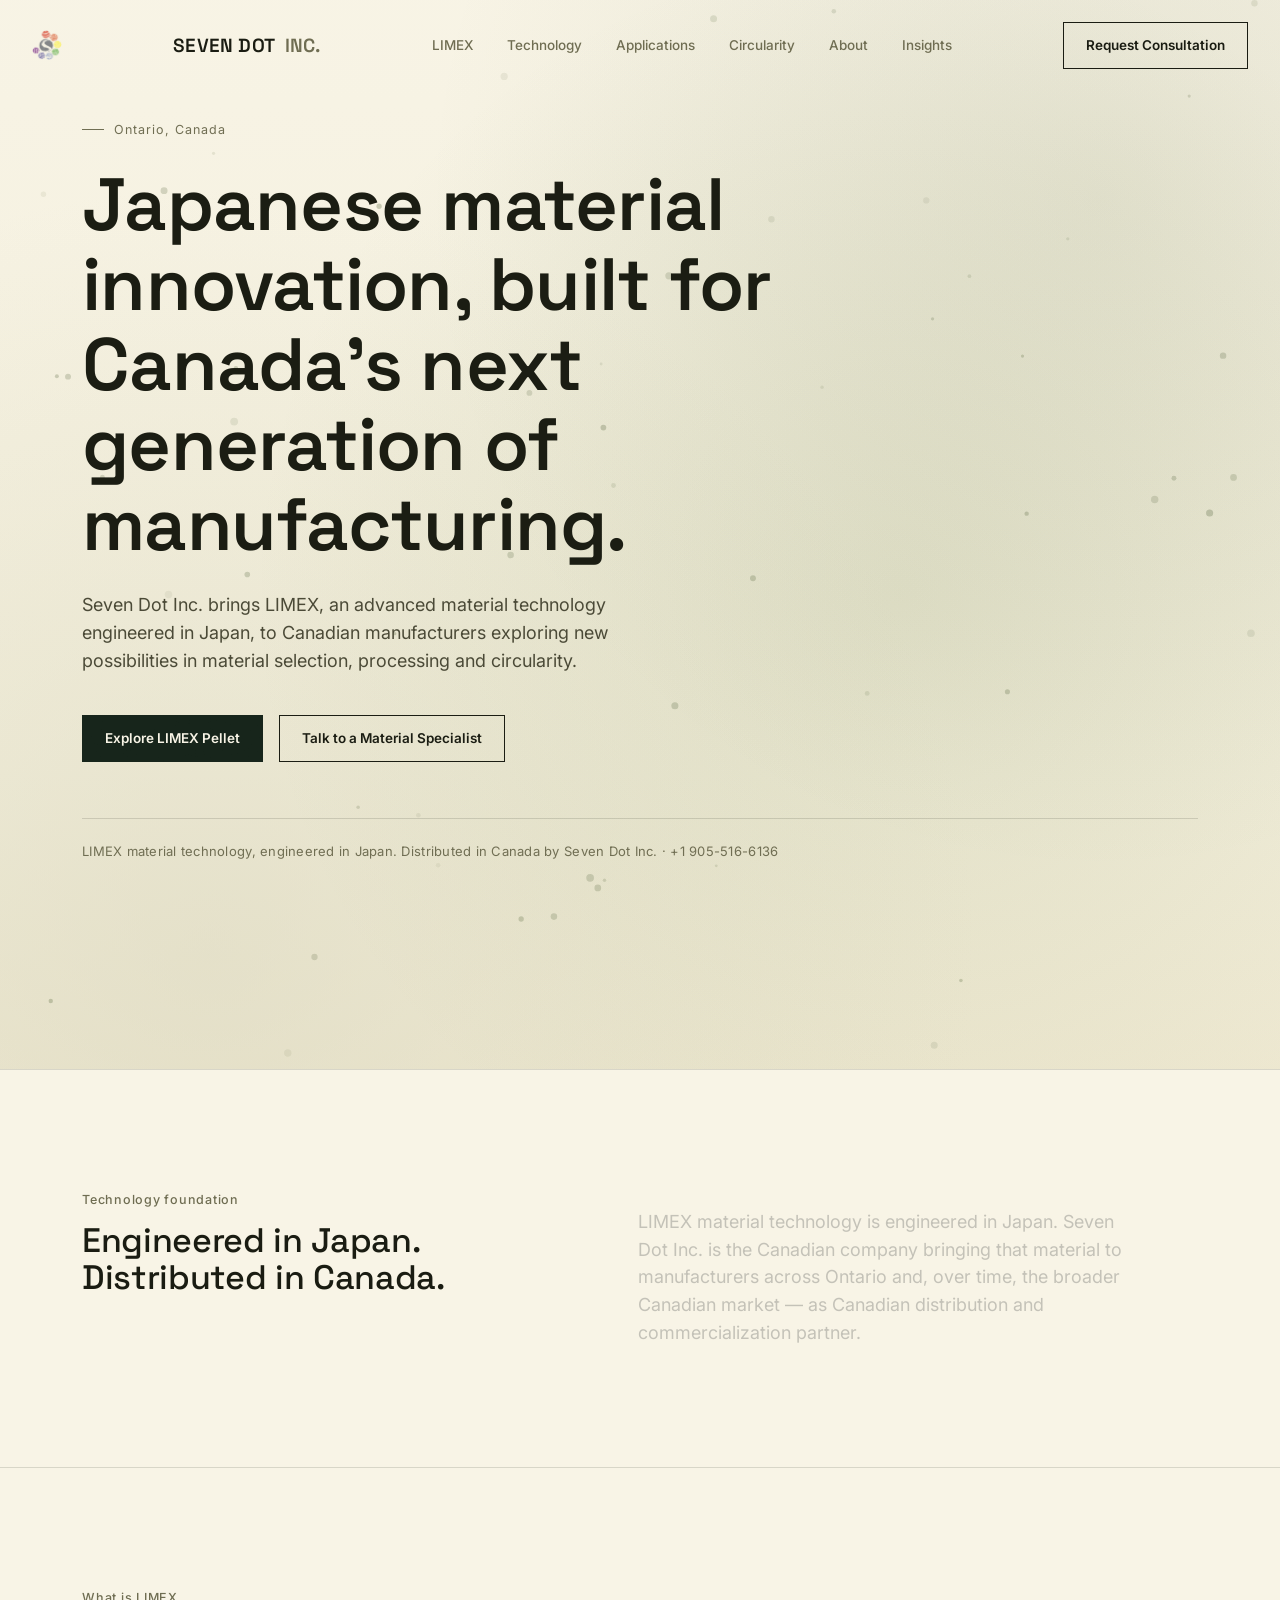
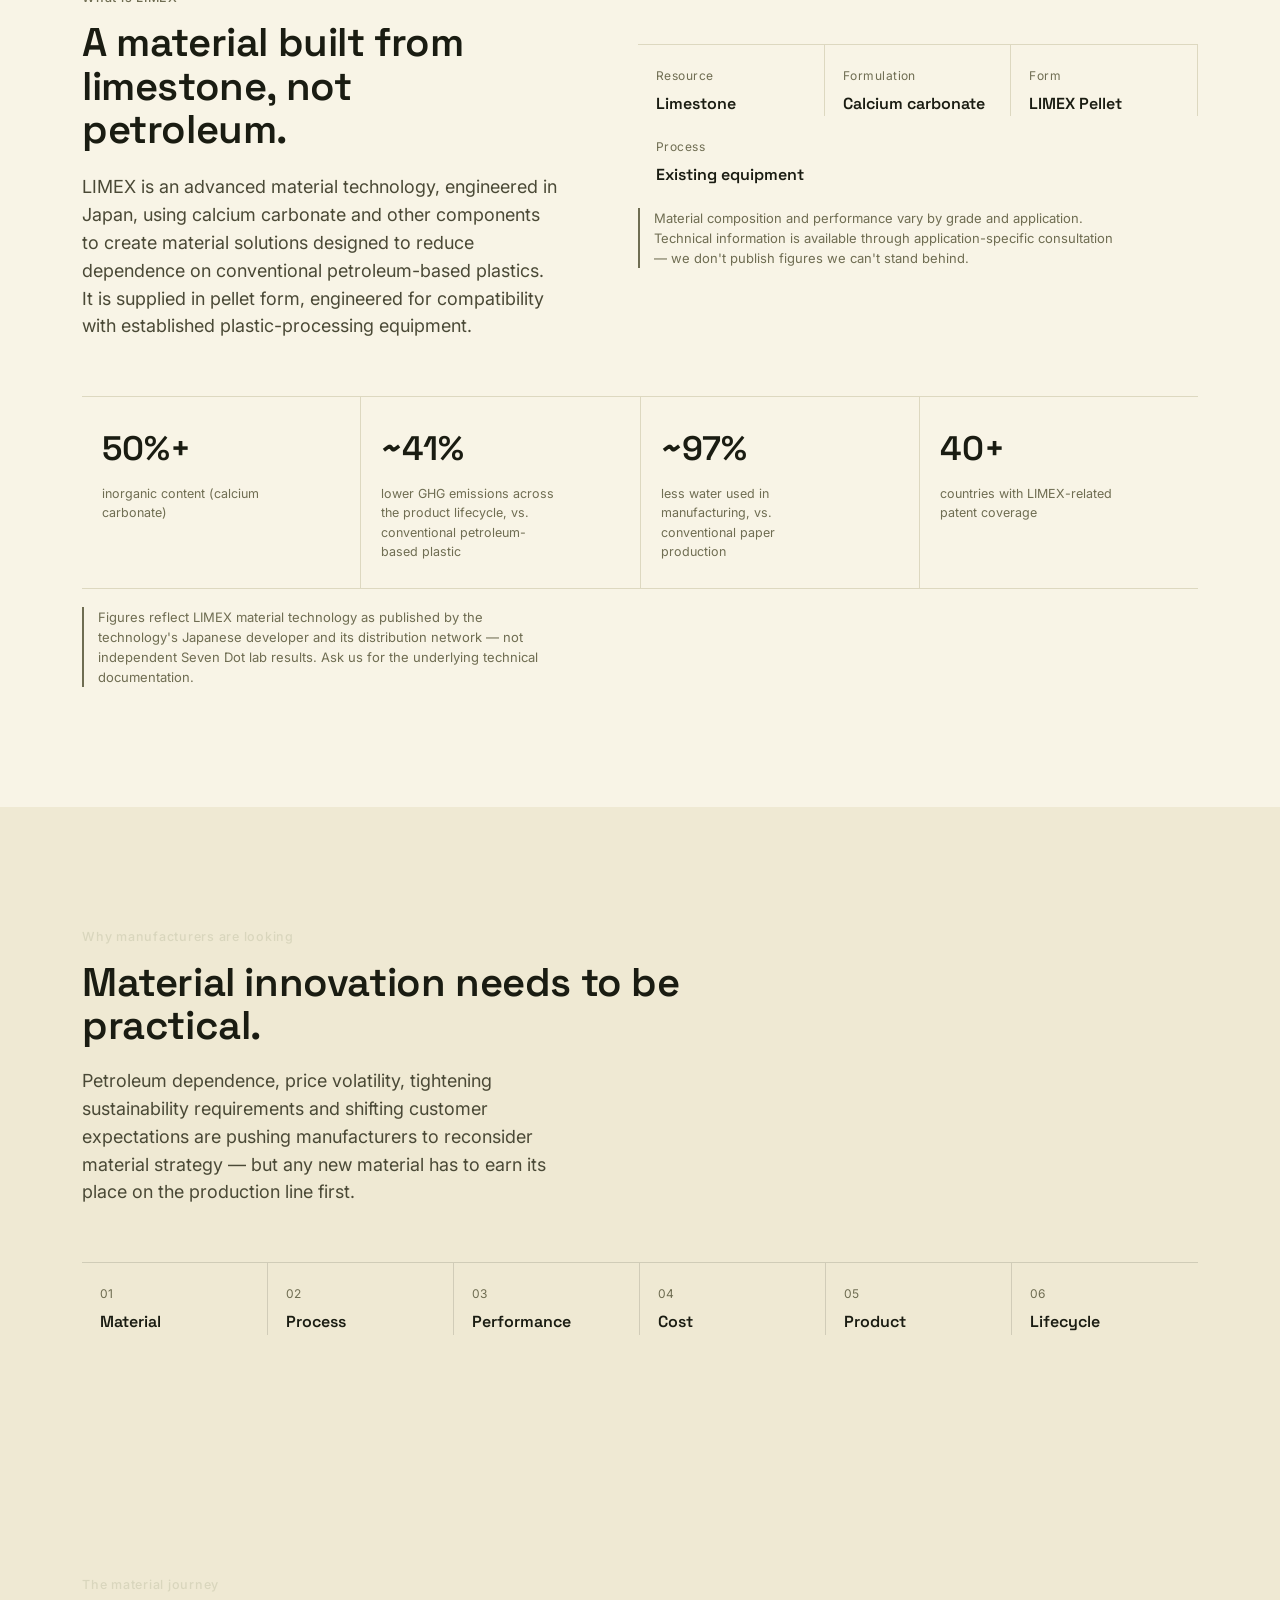
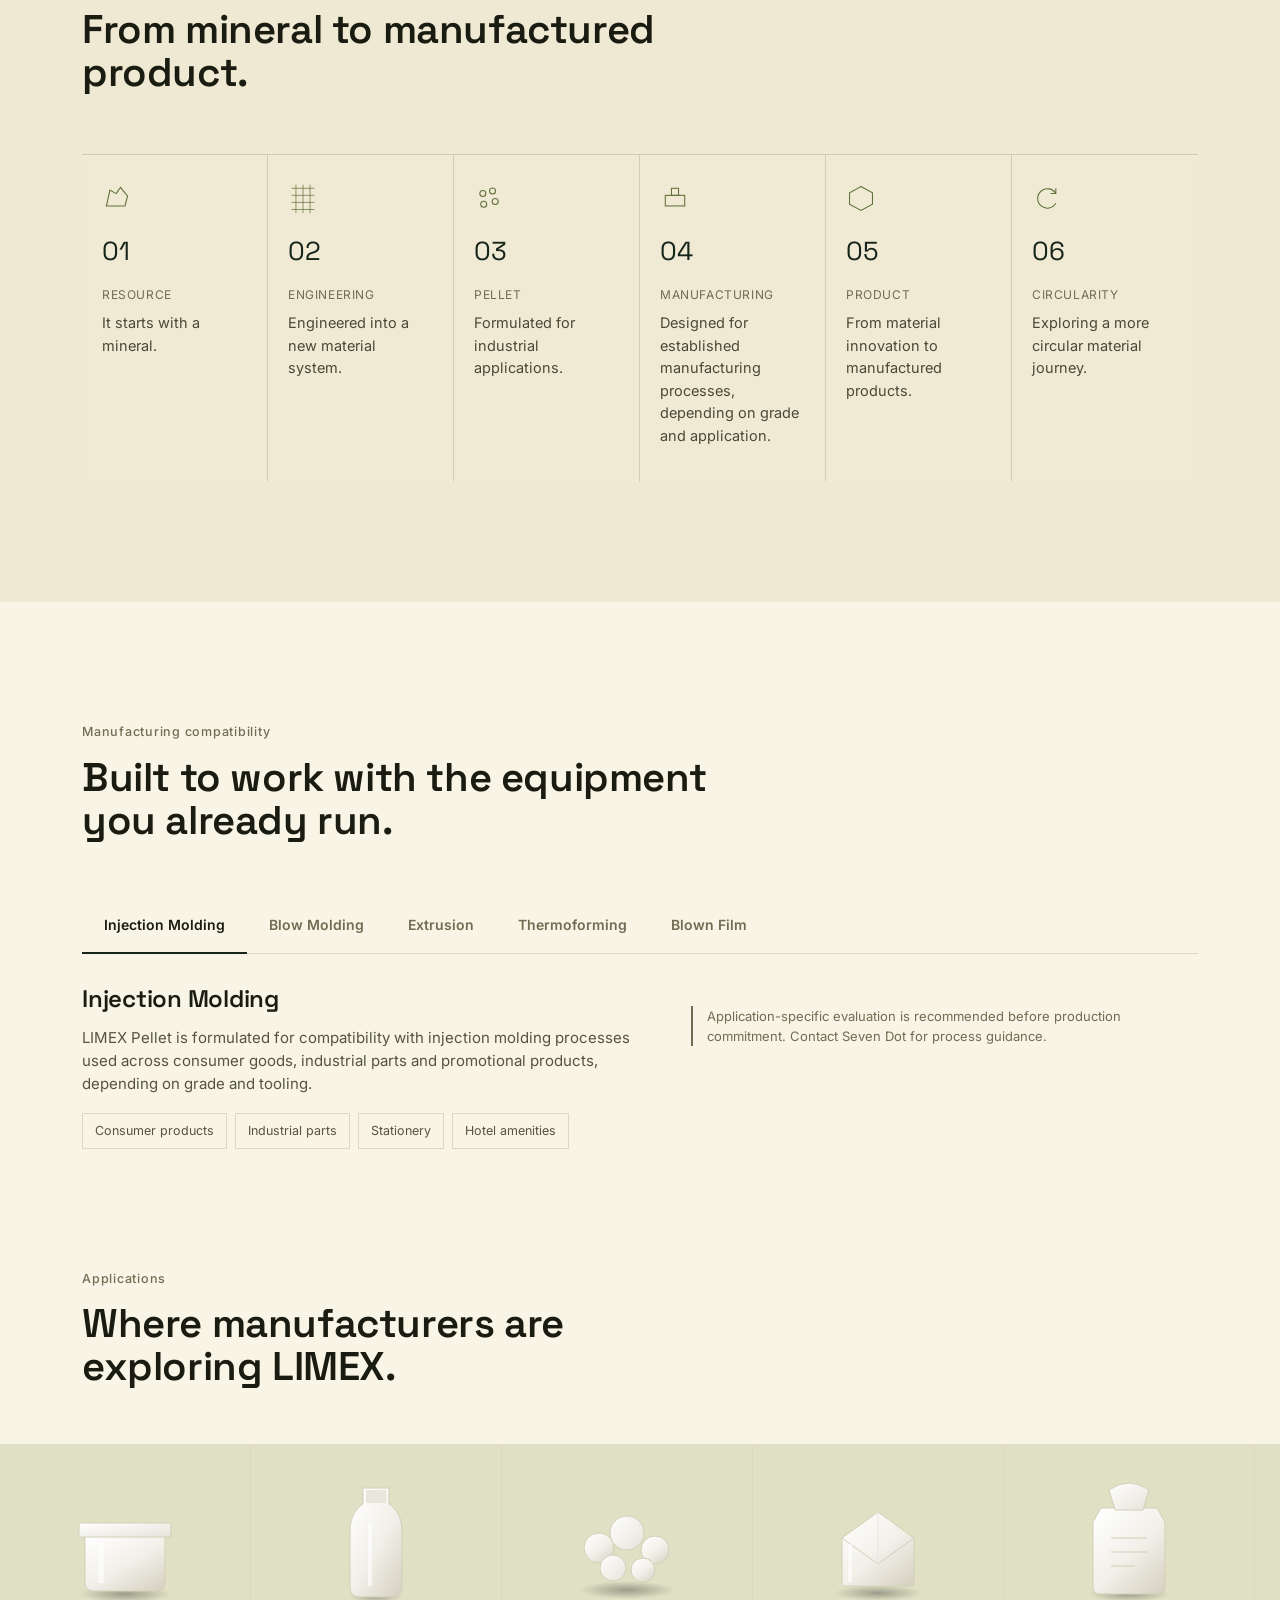
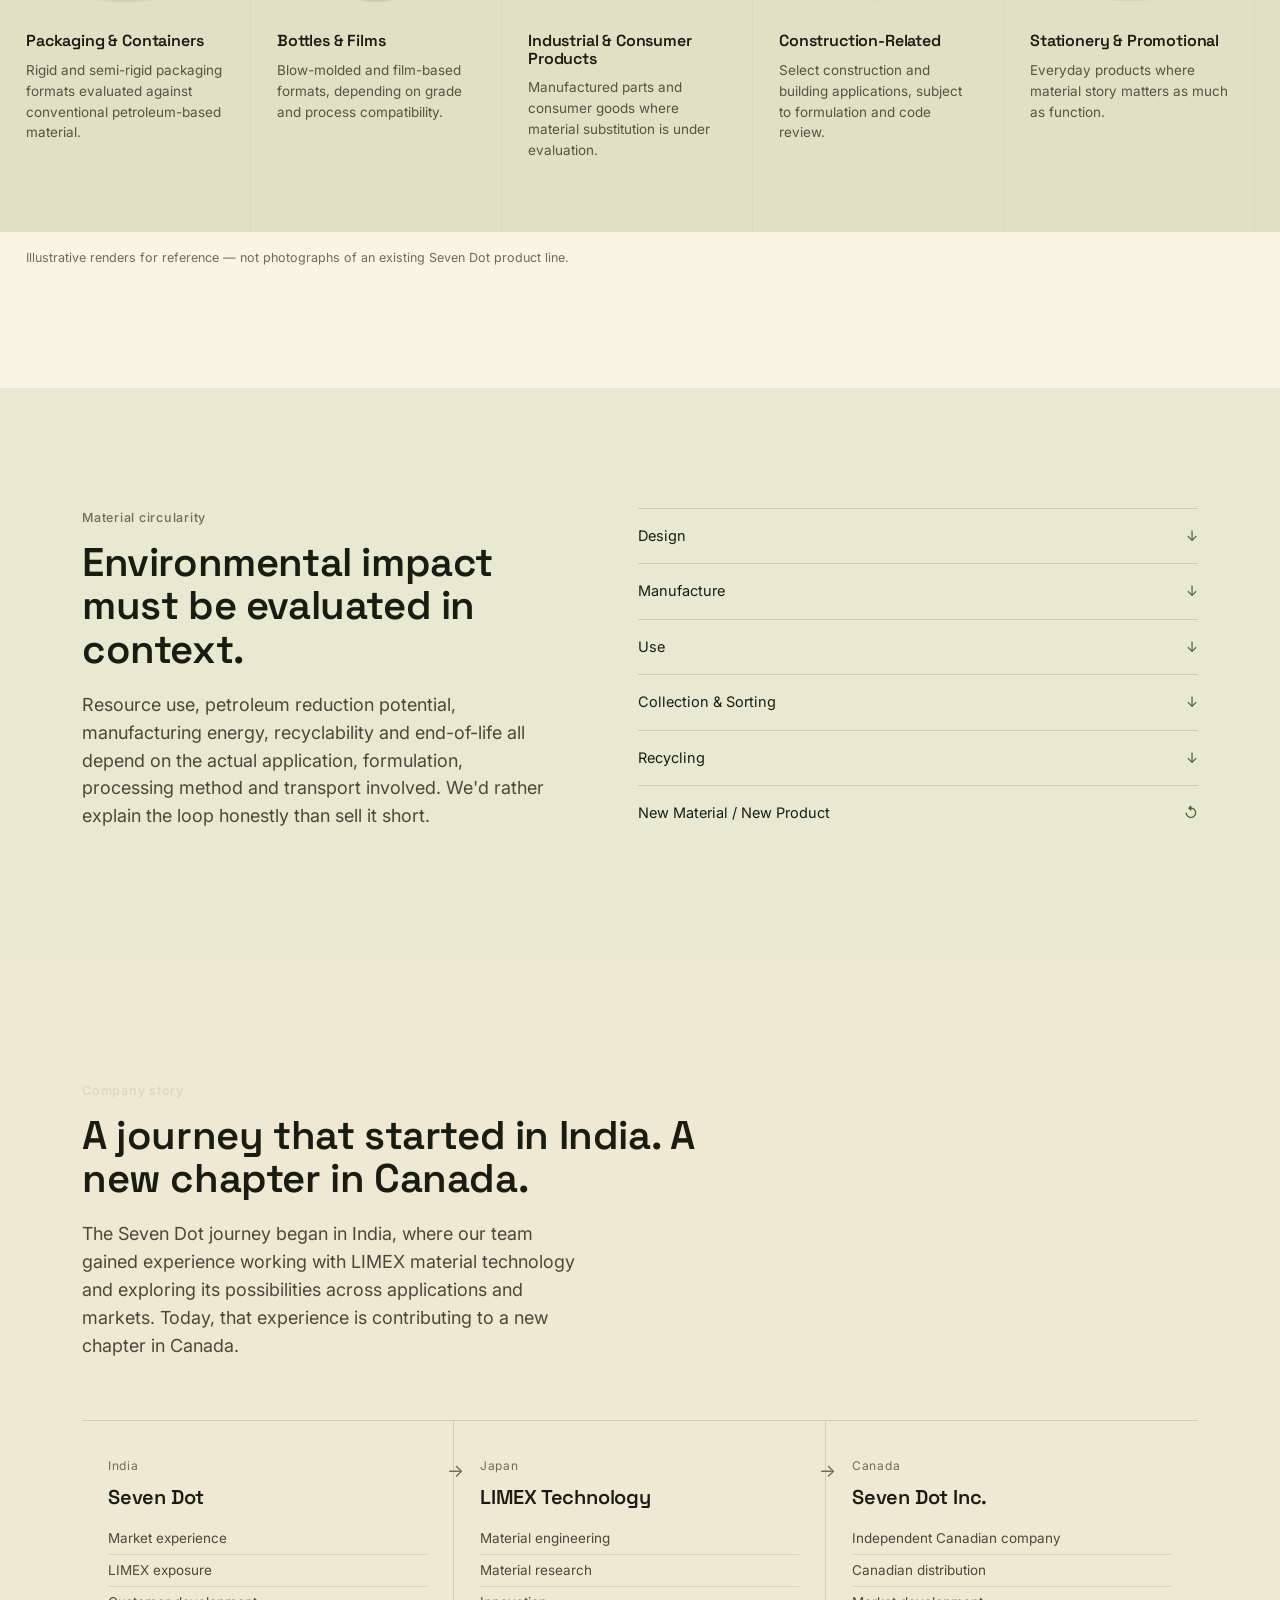
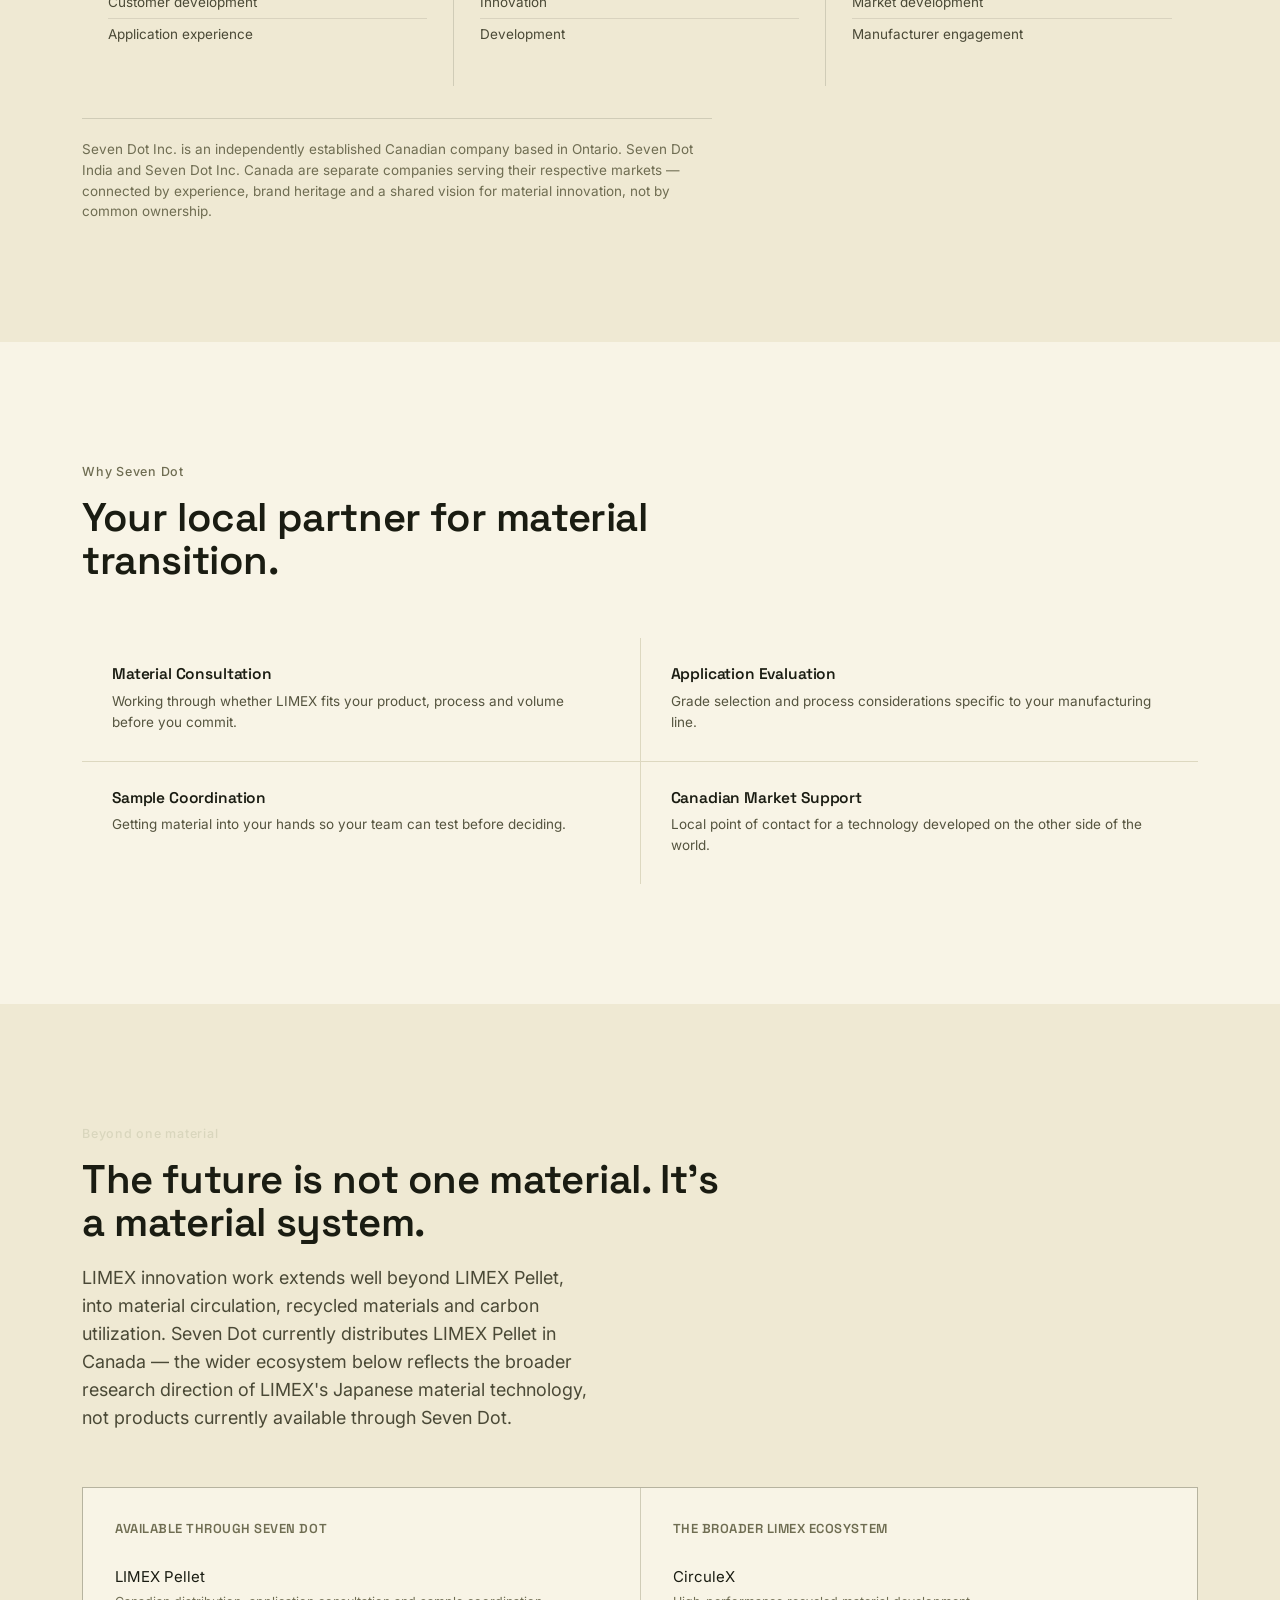
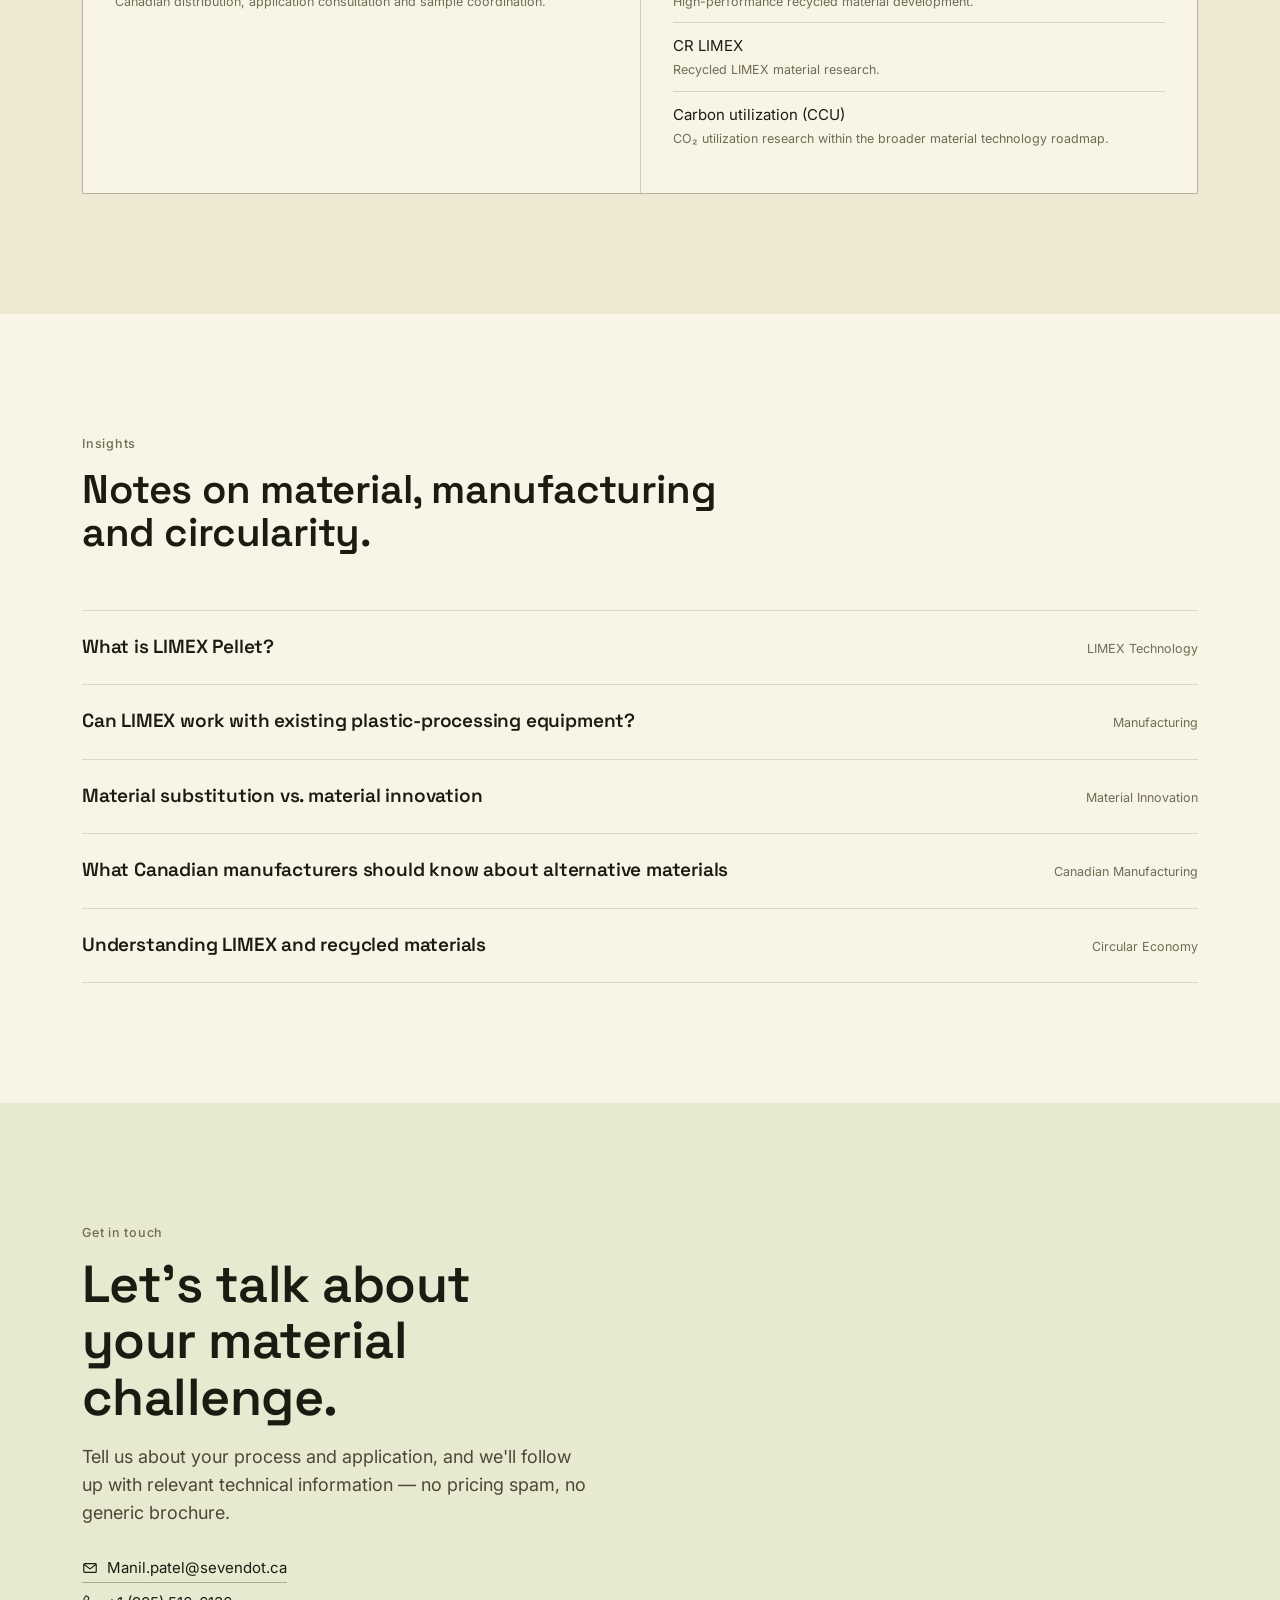
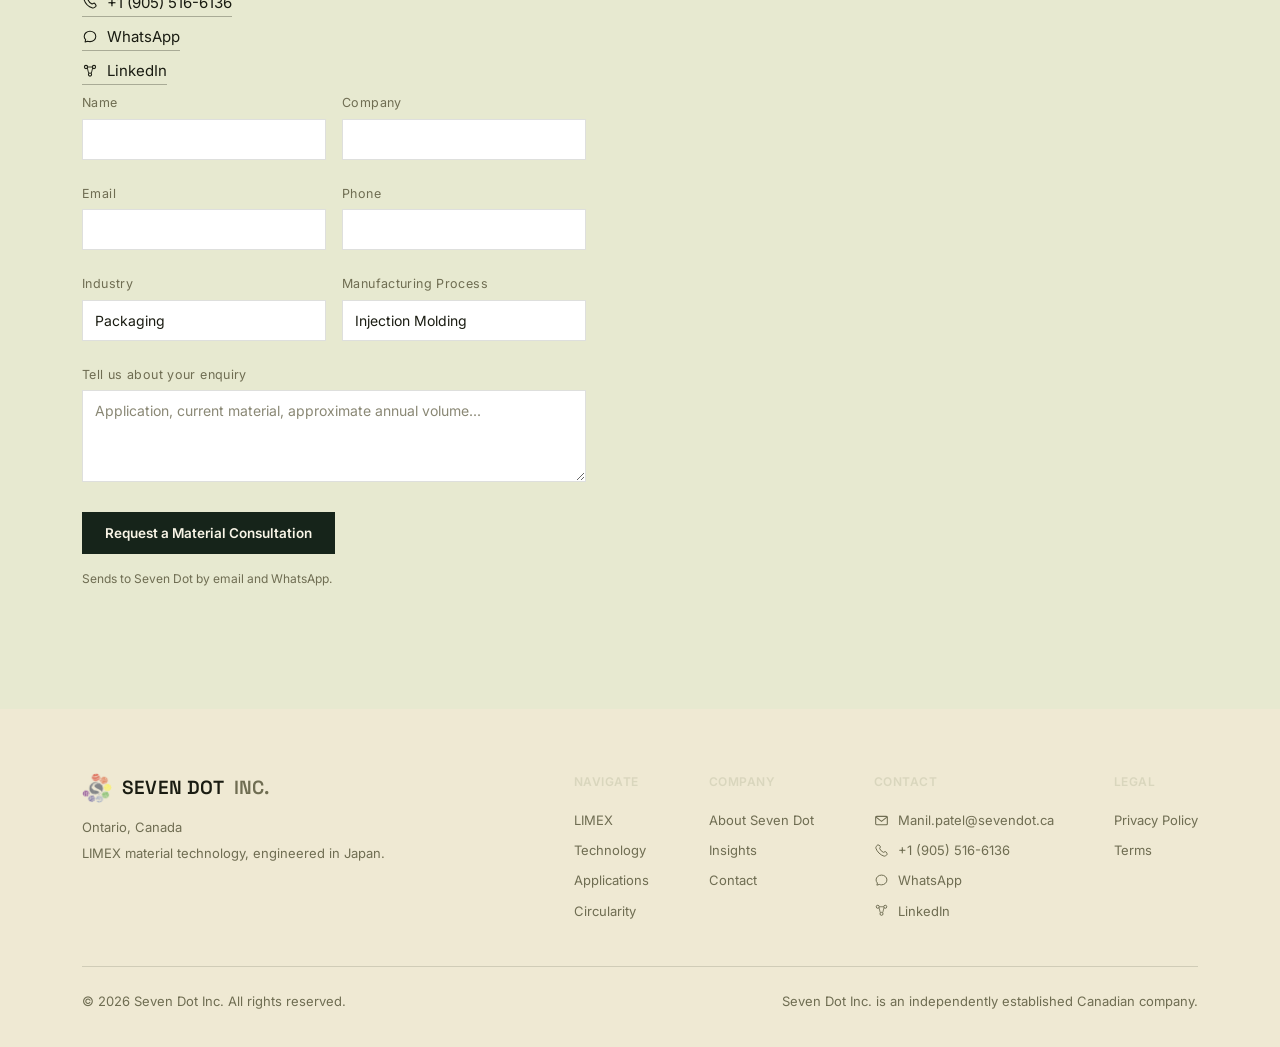
<file: index.html>
<!DOCTYPE html>
<html lang="en">
<head>
<meta charset="UTF-8">
<meta name="viewport" content="width=device-width, initial-scale=1.0">
<title>Seven Dot Inc. — Japanese Material Innovation. Canadian Industrial Possibility.</title>
<link rel="preconnect" href="https://fonts.googleapis.com">
<link rel="preconnect" href="https://fonts.gstatic.com" crossorigin>
<link href="https://fonts.googleapis.com/css2?family=Space+Grotesk:wght@400;500;600;700&family=Inter:wght@400;500;600&display=swap" rel="stylesheet">
<style>
  :root{
    --charcoal:#1a1c12;
    --charcoal-soft:#252a19;
    --charcoal-line:rgba(26,28,18,0.14);
    --white:#ffffff;
    --off-white:#f8f4e6;
    --stone:#d9d6bd;
    --stone-dark:#6f6d52;
    --stone-on-dark:#6f6d52;
    --indigo:#16241a;
    --indigo-light:#33502f;
    --moss:#4a5b2e;
    --moss-light:#5f7038;
    --panel:#efe9d3;
    --panel-sage:#e7e9d0;
    --serif:'Space Grotesk', sans-serif;
    --sans:'Inter', sans-serif;
  }
  *{margin:0;padding:0;box-sizing:border-box;}
  html{scroll-behavior:smooth;}
  body{
    font-family:var(--sans);
    color:var(--charcoal);
    background:var(--off-white);
    line-height:1.55;
    -webkit-font-smoothing:antialiased;
  }
  img,svg{display:block;max-width:100%;}
  a{color:inherit;text-decoration:none;}
  button{font-family:inherit;cursor:pointer;border:none;background:none;}
  .wrap{max-width:1180px;margin:0 auto;padding:0 32px;}
  @media (max-width:720px){.wrap{padding:0 20px;}}

  h1,h2,h3,h4{
    font-family:var(--serif);
    font-weight:600;
    letter-spacing:-0.01em;
    line-height:1.08;
  }
  .eyebrow{
    font-size:12.5px;
    letter-spacing:0.06em;
    color:var(--stone-dark);
    font-weight:500;
    margin-bottom:14px;
  }
  .lede{
    font-size:18px;
    color:#4a4936;
    max-width:46ch;
  }

  /* ---------- Header ---------- */
  header{
    position:fixed;top:0;left:0;right:0;z-index:50;
    display:flex;align-items:center;justify-content:space-between;
    padding:22px 32px;
    transition:background .35s ease, padding .35s ease, border-color .35s ease;
    border-bottom:1px solid transparent;
  }
  header.scrolled{
    background:rgba(248,244,230,0.92);
    backdrop-filter:blur(10px);
    padding:14px 32px;
    border-bottom:1px solid var(--charcoal-line);
  }
  .logo{
    font-family:var(--serif);
    font-weight:600;
    font-size:19px;
    color:var(--charcoal);
    letter-spacing:0.01em;
    display:flex;align-items:center;gap:10px;
  }
  .logo-mark{width:30px;height:30px;object-fit:contain;}
  .logo span{color:var(--stone-on-dark);}
  nav{display:flex;gap:34px;align-items:center;}
  nav a{
    font-size:13.5px;
    color:var(--stone-dark);
    font-weight:500;
    transition:color .2s;
  }
  nav a:hover{color:var(--charcoal);}
  .btn{
    display:inline-flex;align-items:center;gap:8px;
    padding:12px 22px;
    font-size:13.5px;
    font-weight:600;
    border:1px solid var(--charcoal);
    color:var(--charcoal);
    transition:background .2s, color .2s;
    white-space:nowrap;
  }
  .btn:hover{background:var(--charcoal);color:var(--off-white);}
  .btn-solid{
    background:var(--indigo);
    border:1px solid var(--indigo);
    color:var(--off-white);
  }
  .btn-solid:hover{background:var(--indigo-light);border-color:var(--indigo-light);color:var(--off-white);}
  .nav-toggle{display:none;color:var(--charcoal);font-size:22px;}
  @media (max-width:920px){
    nav{display:none;}
    .header-cta{display:none;}
    .nav-toggle{display:block;}
  }

  /* ---------- Hero ---------- */
  .hero{
    position:relative;
    min-height:100vh;
    background:var(--off-white);
    color:var(--charcoal);
    display:flex;
    align-items:flex-end;
    overflow:hidden;
  }
  .hero-texture{
    position:absolute;inset:-6%;
    background:
      radial-gradient(circle at 82% 22%, rgba(74,91,46,0.10), transparent 45%),
      radial-gradient(circle at 68% 55%, rgba(107,125,63,0.14), transparent 55%),
      radial-gradient(circle at 20% 85%, rgba(217,214,189,0.5), transparent 50%),
      linear-gradient(180deg, #f8f4e6 0%, #f3efdc 70%, #ede7cf 100%);
    animation:drift 34s ease-in-out infinite alternate;
  }
  @keyframes drift{
    0%{transform:scale(1) translate(0,0);}
    100%{transform:scale(1.06) translate(-1.5%,-1%);}
  }
  .grain{
    position:absolute;inset:0;
    opacity:0.5;
    mix-blend-mode:overlay;
    pointer-events:none;
  }
  #pellets{position:absolute;inset:0;opacity:0.9;}
  #pellets circle{animation:pellet-float linear infinite;}
  @keyframes pellet-float{
    0%{transform:translateY(0);}
    50%{transform:translateY(-14px);}
    100%{transform:translateY(0);}
  }
  @media (prefers-reduced-motion: reduce){
    .hero-texture{animation:none;}
    #pellets circle{animation:none;}
  }
  .hero-inner{
    position:relative;z-index:2;
    width:100%;
    padding:0 32px 88px;
    max-width:1180px;
    margin:0 auto;
  }
  .hero-eyebrow{
    font-size:12.5px;letter-spacing:0.08em;color:var(--stone-dark);
    margin-bottom:26px;
    display:flex;align-items:center;gap:10px;
    opacity:0;animation:rise .9s ease forwards;
    animation-delay:.1s;
  }
  .hero-eyebrow::before{content:'';width:22px;height:1px;background:var(--stone-on-dark);}
  .hero h1{
    font-size:clamp(38px,6vw,74px);
    max-width:15ch;
    color:var(--charcoal);
    opacity:0;animation:rise 1s ease forwards;
    animation-delay:.28s;
  }
  .hero-sub{
    margin-top:26px;
    font-size:18px;
    color:#4a4936;
    max-width:52ch;
    opacity:0;animation:rise 1s ease forwards;
    animation-delay:.5s;
  }
  .hero-ctas{
    display:flex;gap:16px;margin-top:40px;flex-wrap:wrap;
    opacity:0;animation:rise 1s ease forwards;
    animation-delay:.68s;
  }
  .hero-trust{
    margin-top:56px;
    padding-top:22px;
    border-top:1px solid var(--charcoal-line);
    font-size:13px;
    color:var(--stone-on-dark);
    letter-spacing:0.02em;
    opacity:0;animation:rise 1s ease forwards;
    animation-delay:.86s;
  }
  @keyframes rise{
    from{opacity:0;transform:translateY(16px);}
    to{opacity:1;transform:translateY(0);}
  }
  @media (prefers-reduced-motion: reduce){
    .hero-eyebrow,.hero h1,.hero-sub,.hero-ctas,.hero-trust{animation:none;opacity:1;}
  }

  /* ---------- Sections generic ---------- */
  section{padding:120px 0;}
  @media (max-width:720px){section{padding:76px 0;}}
  .band-dark{background:var(--panel);color:var(--charcoal);}
  .band-indigo{background:var(--panel-sage);color:var(--charcoal);}

  .two-col{
    display:grid;
    grid-template-columns:0.85fr 1fr;
    gap:80px;
    align-items:start;
  }
  @media (max-width:860px){.two-col{grid-template-columns:1fr;gap:44px;}}

  /* ---------- Trust band ---------- */
  .trust-band{
    text-align:left;
    border-top:1px solid var(--charcoal-line);
    border-bottom:1px solid var(--charcoal-line);
  }
  .trust-band h2{
    font-size:clamp(24px,3vw,34px);
    max-width:22ch;
    font-weight:500;
  }
  .trust-band .lede{color:#c4c2b8;margin-top:18px;}

  /* ---------- Diagram: evaluation chain ---------- */
  .chain{
    display:flex;flex-wrap:wrap;gap:0;
    margin-top:56px;
    border-top:1px solid #ddd8c0;
  }
  .chain-step{
    flex:1 1 150px;
    padding:22px 18px 0;
    border-right:1px solid #ddd8c0;
  }
  .chain-step:last-child{border-right:none;}
  .chain-step .n{font-size:12px;color:var(--stone-dark);letter-spacing:0.04em;}
  .chain-step .t{font-family:var(--serif);font-size:16px;margin-top:6px;font-weight:600;}
  @media (max-width:720px){
    .chain{flex-direction:column;}
    .chain-step{border-right:none;border-bottom:1px solid #ddd8c0;padding-bottom:18px;}
  }

  /* ---------- Material journey (signature) ---------- */
  .journey{position:relative;}
  .journey-steps{
    display:grid;
    grid-template-columns:repeat(6,1fr);
    border-top:1px solid var(--charcoal-line);
    margin-top:60px;
  }
  @media (max-width:920px){.journey-steps{grid-template-columns:1fr;}}
  .journey-step{
    padding:28px 20px 34px;
    border-right:1px solid var(--charcoal-line);
    border-bottom:1px solid transparent;
    transition:background .4s ease, opacity .4s ease;
    opacity:0.45;
  }
  .journey-step.active{opacity:1;background:rgba(245,243,238,0.04);}
  @media (max-width:920px){.journey-step{border-right:none;border-bottom:1px solid var(--charcoal-line);}}
  .journey-step:last-child{border-right:none;}
  .j-glyph{width:30px;height:30px;margin-bottom:18px;opacity:0.55;transition:opacity .4s ease;}
  .journey-step.active .j-glyph{opacity:1;}
  .journey-step .n{
    font-family:var(--serif);font-size:26px;color:var(--stone-on-dark);
    transition:color .4s ease;
  }
  .journey-step.active .n{color:var(--indigo);}
  .journey-step .label{
    font-size:12px;letter-spacing:0.05em;color:var(--stone-dark);margin:14px 0 8px;
  }
  .journey-step p{font-size:14.5px;color:#4a4936;}

  /* ---------- Stat strip (verified-only placeholder) ---------- */
  .stat-note{
    margin-top:20px;
    font-size:13px;
    color:var(--stone-dark);
    border-left:2px solid var(--stone-dark);
    padding-left:14px;
    max-width:60ch;
  }

  .glance-strip{
    display:grid;grid-template-columns:repeat(4,1fr);
    gap:1px;background:#ddd8c0;margin-top:56px;border-top:1px solid #ddd8c0;border-bottom:1px solid #ddd8c0;
  }
  @media (max-width:820px){.glance-strip{grid-template-columns:1fr 1fr;}}
  .glance-stat{background:var(--off-white);padding:26px 20px;}
  .glance-num{display:block;font-family:var(--serif);font-size:34px;font-weight:600;color:var(--charcoal);}
  .glance-label{display:block;font-size:12.5px;color:var(--stone-dark);margin-top:8px;max-width:22ch;}

  /* ---------- Manufacturing tabs ---------- */
  .tabs{margin-top:56px;}
  .tab-heads{display:flex;flex-wrap:wrap;gap:0;border-bottom:1px solid #ddd8c0;}
  .tab-head{
    padding:16px 22px;font-size:14px;font-weight:600;color:var(--stone-dark);
    border-bottom:2px solid transparent;margin-bottom:-1px;
  }
  .tab-head.active{color:var(--charcoal);border-bottom-color:var(--indigo);}
  .tab-panel{display:none;padding-top:32px;}
  .tab-panel.active{display:grid;grid-template-columns:1.1fr 1fr;gap:52px;}
  @media (max-width:760px){.tab-panel.active{grid-template-columns:1fr;gap:24px;}}
  .tab-panel h3{font-size:24px;margin-bottom:14px;}
  .tag-list{display:flex;flex-wrap:wrap;gap:8px;margin-top:18px;}
  .tag{
    font-size:12.5px;padding:7px 12px;border:1px solid #ddd8c0;color:#55543f;
  }

  /* ---------- Applications strip ---------- */
  .apps-scroll{
    display:flex;gap:1px;background:#ddd8c0;
    margin-top:56px;overflow-x:auto;
  }
  .app-card{
    background:#dfe0c4;
    min-width:250px;flex:1 1 250px;
    padding:34px 26px 30px;
  }
  .app-card .glyph{width:100%;height:130px;margin-bottom:24px;}
  .app-card h4{font-size:16px;margin-bottom:10px;color:var(--charcoal);}
  .app-card p{font-size:13.5px;color:#55543f;}
  .gallery-note{
    font-size:12.5px;color:var(--stone-dark);
    padding:16px 26px 0;
  }

  /* ---------- Circularity loop ---------- */
  .loop-wrap{display:flex;justify-content:center;margin-top:56px;}

  /* ---------- Journey map (India/Japan/Canada) ---------- */
  .map-nodes{
    display:grid;grid-template-columns:repeat(3,1fr);
    gap:0;margin-top:60px;border-top:1px solid var(--charcoal-line);
  }
  @media (max-width:820px){.map-nodes{grid-template-columns:1fr;}}
  .map-node{
    padding:36px 26px;border-right:1px solid var(--charcoal-line);position:relative;
  }
  .map-node:last-child{border-right:none;}
  @media (max-width:820px){.map-node{border-right:none;border-bottom:1px solid var(--charcoal-line);}}
  .map-node .place{font-size:12px;letter-spacing:0.06em;color:var(--stone-on-dark);}
  .map-node h3{font-size:20px;margin:12px 0 14px;color:var(--charcoal);}
  .map-node ul{list-style:none;font-size:13.5px;color:#4a4936;}
  .map-node li{padding:5px 0;border-top:1px solid rgba(26,28,18,0.1);}
  .map-node li:first-child{border-top:none;}
  .map-arrow{
    position:absolute;right:-11px;top:36px;
    color:var(--stone-on-dark);font-size:18px;z-index:2;
  }
  @media (max-width:820px){.map-arrow{display:none;}}
  .story-note{
    margin-top:32px;font-size:13.5px;color:var(--stone-on-dark);
    max-width:70ch;border-top:1px solid var(--charcoal-line);padding-top:20px;
  }

  /* ---------- Why Seven Dot ---------- */
  .capabilities{
    display:grid;grid-template-columns:repeat(2,1fr);
    gap:1px;background:#ddd8c0;margin-top:56px;
  }
  @media (max-width:720px){.capabilities{grid-template-columns:1fr;}}
  .cap{background:var(--off-white);padding:28px 30px;}
  .cap h4{font-size:15.5px;margin-bottom:8px;}
  .cap p{font-size:13.5px;color:#55543f;}

  /* ---------- Future of materials split ---------- */
  .split{
    display:grid;grid-template-columns:1fr 1fr;gap:1px;
    margin-top:56px;background:var(--charcoal-line);
    border:1px solid var(--charcoal-line);
  }
  @media (max-width:820px){.split{grid-template-columns:1fr;}}
  .split > div{padding:34px 32px;background:var(--off-white);}
  .split h4{font-size:13px;letter-spacing:0.04em;color:var(--stone-dark);margin-bottom:18px;}
  .split ul{list-style:none;}
  .split li{
    font-size:15px;padding:11px 0;border-top:1px solid var(--charcoal-line);color:var(--charcoal);
  }
  .split li:first-child{border-top:none;}
  .split li small{display:block;color:var(--stone-on-dark);font-size:12.5px;margin-top:3px;font-weight:400;}

  /* ---------- Insights ---------- */
  .insights-list{margin-top:56px;border-top:1px solid #ddd8c0;}
  .insight-row{
    display:flex;justify-content:space-between;align-items:baseline;
    padding:26px 0;border-bottom:1px solid #ddd8c0;
    gap:24px;
  }
  .insight-row h4{font-size:19px;font-weight:600;max-width:60ch;}
  .insight-row .cat{font-size:12.5px;color:var(--stone-dark);white-space:nowrap;}

  /* ---------- Final CTA ---------- */
  .final-cta{
    text-align:left;
  }
  .final-cta h2{font-size:clamp(30px,4.4vw,52px);max-width:16ch;}
  .final-cta .lede{margin-top:18px;color:#4a4936;}
  .final-cta .hero-ctas{margin-top:36px;}

  /* ---------- Footer ---------- */
  footer{
    background:var(--panel);color:var(--stone-on-dark);
    padding:64px 0 36px;font-size:13px;
  }
  .foot-top{
    display:flex;justify-content:space-between;flex-wrap:wrap;gap:40px;
    padding-bottom:40px;border-bottom:1px solid var(--charcoal-line);
  }
  .foot-cols{display:flex;gap:60px;flex-wrap:wrap;}
  .foot-col h5{font-size:12px;color:var(--stone);letter-spacing:0.04em;margin-bottom:14px;font-weight:600;}
  .foot-col a{display:flex;align-items:center;gap:9px;padding:5px 0;color:var(--stone-on-dark);transition:color .2s;}
  .foot-col a svg{flex-shrink:0;}
  .foot-col a:hover{color:var(--indigo);}
  .foot-bottom{
    display:flex;justify-content:space-between;flex-wrap:wrap;gap:12px;
    padding-top:24px;
  }

  /* ---------- Sticky CTA ---------- */
  .sticky-cta{
    position:fixed;bottom:26px;right:26px;z-index:60;
    background:var(--off-white);color:var(--charcoal);
    padding:14px 22px;font-size:13.5px;font-weight:600;
    box-shadow:0 8px 30px rgba(0,0,0,0.25);
    display:flex;align-items:center;gap:8px;
    opacity:0;pointer-events:none;
    transform:translateY(10px);
    transition:opacity .3s ease, transform .3s ease;
  }
  .sticky-cta.show{opacity:1;pointer-events:auto;transform:translateY(0);}
  @media (max-width:600px){.sticky-cta{left:16px;right:16px;justify-content:center;}}

  .section-head{max-width:640px;}
  .section-head h2{font-size:clamp(26px,3.6vw,40px);margin-top:14px;}

  .reveal{opacity:0;transform:translateY(22px);transition:opacity .8s ease, transform .8s ease;}
  .reveal.in-view{opacity:1;transform:translateY(0);}
  @media (prefers-reduced-motion: reduce){
    .reveal{opacity:1;transform:none;transition:none;}
  }

  .page-grain{
    position:fixed;inset:0;z-index:40;
    opacity:0.35;mix-blend-mode:overlay;pointer-events:none;
  }

  .contact-details{margin-top:30px;display:flex;flex-direction:column;gap:8px;}
  .contact-details a{
    font-size:15px;color:var(--charcoal);border-bottom:1px solid rgba(26,28,18,0.3);
    width:max-content;padding-bottom:2px;
    display:inline-flex;align-items:center;gap:9px;
  }
  .contact-details a svg{flex-shrink:0;}
  .contact-details a:hover{border-bottom-color:var(--charcoal);}

  .enquiry-form{
    background:var(--off-white);
    border:1px solid var(--charcoal-line);
    padding:32px;
  }
  .form-row{display:grid;grid-template-columns:1fr 1fr;gap:16px;}
  @media (max-width:520px){.form-row{grid-template-columns:1fr;}}
  .form-field{margin-bottom:16px;display:flex;flex-direction:column;gap:6px;}
  .form-field label{font-size:12.5px;color:var(--stone-dark);letter-spacing:0.03em;}
  .form-field input,.form-field select,.form-field textarea{
    background:#ffffff;
    border:1px solid var(--charcoal-line);
    color:var(--charcoal);
    padding:11px 12px;
    font-family:inherit;font-size:14px;
  }
  .form-field textarea{resize:vertical;}
  .form-field input::placeholder,.form-field textarea::placeholder{color:#8a8875;}
  .form-field select{appearance:none;}
  .form-actions{display:flex;align-items:center;gap:16px;flex-wrap:wrap;margin-top:6px;}
  .form-hint{font-size:12px;color:var(--stone-on-dark);}
  .form-status{font-size:13px;color:var(--charcoal);margin-top:14px;display:none;}
  .form-status.show{display:block;}
</style>
</head>
<body>

<svg width="0" height="0" style="position:absolute;">
  <filter id="grainFilter">
    <feTurbulence type="fractalNoise" baseFrequency="0.85" numOctaves="2" stitchTiles="stitch" result="noise"/>
    <feColorMatrix type="matrix" values="0 0 0 0 1  0 0 0 0 1  0 0 0 0 1  0 0 0 0.04 0"/>
  </filter>
  <linearGradient id="prodWhite" x1="10%" y1="0%" x2="90%" y2="100%">
    <stop offset="0%" stop-color="#ffffff"/>
    <stop offset="55%" stop-color="#f1efe8"/>
    <stop offset="100%" stop-color="#d7d2c3"/>
  </linearGradient>
  <linearGradient id="prodWhiteSoft" x1="0%" y1="0%" x2="100%" y2="100%">
    <stop offset="0%" stop-color="#ffffff"/>
    <stop offset="100%" stop-color="#e6e3d9"/>
  </linearGradient>
  <radialGradient id="prodShadow" cx="50%" cy="50%" r="50%">
    <stop offset="0%" stop-color="rgba(0,0,0,0.30)"/>
    <stop offset="100%" stop-color="rgba(0,0,0,0)"/>
  </radialGradient>
  <filter id="softBlur" x="-60%" y="-60%" width="220%" height="220%">
    <feGaussianBlur stdDeviation="3.2"/>
  </filter>
</svg>

<svg class="page-grain" width="100%" height="100%"><rect width="100%" height="100%" filter="url(#grainFilter)"/></svg>

<header id="siteHeader">
  <img class="logo-mark" src="[data-uri]" alt="Seven Dot logo"><div class="logo">SEVEN DOT <span>INC.</span></div>
  <nav>
    <a href="#limex">LIMEX</a>
    <a href="#journey">Technology</a>
    <a href="#applications">Applications</a>
    <a href="#circularity">Circularity</a>
    <a href="#about">About</a>
    <a href="#insights">Insights</a>
  </nav>
  <a class="btn header-cta" href="#contact">Request Consultation</a>
  <div class="nav-toggle">☰</div>
</header>

<!-- HERO -->
<section class="hero">
  <div class="hero-texture"></div>
  <svg id="pellets" width="100%" height="100%"></svg>
  <svg class="grain" width="100%" height="100%"><rect width="100%" height="100%" filter="url(#grainFilter)"/></svg>
  <div class="hero-inner">
    <div class="hero-eyebrow">Ontario, Canada</div>
    <h1>Japanese material innovation, built for Canada's next generation of manufacturing.</h1>
    <p class="hero-sub">Seven Dot Inc. brings LIMEX, an advanced material technology engineered in Japan, to Canadian manufacturers exploring new possibilities in material selection, processing and circularity.</p>
    <div class="hero-ctas">
      <a class="btn btn-solid" href="#limex">Explore LIMEX Pellet</a>
      <a class="btn" href="#contact">Talk to a Material Specialist</a>
    </div>
    <div class="hero-trust">LIMEX material technology, engineered in Japan. Distributed in Canada by Seven Dot Inc. · +1 905-516-6136</div>
  </div>
</section>

<!-- TRUST / TECHNOLOGY -->
<section class="trust-band">
  <div class="wrap">
    <div class="two-col">
      <div>
        <p class="eyebrow">Technology foundation</p>
        <h2>Engineered in Japan. Distributed in Canada.</h2>
      </div>
      <p class="lede">LIMEX material technology is engineered in Japan. Seven Dot Inc. is the Canadian company bringing that material to manufacturers across Ontario and, over time, the broader Canadian market — as Canadian distribution and commercialization partner.</p>
    </div>
  </div>
</section>

<!-- WHAT IS LIMEX -->
<section id="limex">
  <div class="wrap">
    <div class="two-col">
      <div class="section-head">
        <p class="eyebrow">What is LIMEX</p>
        <h2>A material built from limestone, not petroleum.</h2>
        <p class="lede" style="margin-top:22px;">LIMEX is an advanced material technology, engineered in Japan, using calcium carbonate and other components to create material solutions designed to reduce dependence on conventional petroleum-based plastics. It is supplied in pellet form, engineered for compatibility with established plastic-processing equipment.</p>
      </div>
      <div>
        <div class="chain">
          <div class="chain-step"><div class="n">Resource</div><div class="t">Limestone</div></div>
          <div class="chain-step"><div class="n">Formulation</div><div class="t">Calcium carbonate</div></div>
          <div class="chain-step"><div class="n">Form</div><div class="t">LIMEX Pellet</div></div>
          <div class="chain-step"><div class="n">Process</div><div class="t">Existing equipment</div></div>
        </div>
        <p class="stat-note">Material composition and performance vary by grade and application. Technical information is available through application-specific consultation — we don't publish figures we can't stand behind.</p>
      </div>
    </div>
    <div class="glance-strip">
      <div class="glance-stat"><span class="glance-num">50%+</span><span class="glance-label">inorganic content (calcium carbonate)</span></div>
      <div class="glance-stat"><span class="glance-num">~41%</span><span class="glance-label">lower GHG emissions across the product lifecycle, vs. conventional petroleum-based plastic</span></div>
      <div class="glance-stat"><span class="glance-num">~97%</span><span class="glance-label">less water used in manufacturing, vs. conventional paper production</span></div>
      <div class="glance-stat"><span class="glance-num">40+</span><span class="glance-label">countries with LIMEX-related patent coverage</span></div>
    </div>
    <p class="stat-note" style="margin-top:18px;">Figures reflect LIMEX material technology as published by the technology's Japanese developer and its distribution network — not independent Seven Dot lab results. Ask us for the underlying technical documentation.</p>
  </div>
</section>

<!-- WHY MANUFACTURERS -->
<section class="band-dark">
  <div class="wrap">
    <div class="section-head">
      <p class="eyebrow" style="color:var(--stone);">Why manufacturers are looking</p>
      <h2 style="color:var(--charcoal);">Material innovation needs to be practical.</h2>
      <p class="lede" style="color:#4a4936;margin-top:20px;">Petroleum dependence, price volatility, tightening sustainability requirements and shifting customer expectations are pushing manufacturers to reconsider material strategy — but any new material has to earn its place on the production line first.</p>
    </div>
    <div class="chain" style="border-top-color:var(--charcoal-line);">
      <div class="chain-step" style="border-right-color:var(--charcoal-line);"><div class="n" style="color:var(--stone-on-dark);">01</div><div class="t" style="color:var(--charcoal);">Material</div></div>
      <div class="chain-step" style="border-right-color:var(--charcoal-line);"><div class="n" style="color:var(--stone-on-dark);">02</div><div class="t" style="color:var(--charcoal);">Process</div></div>
      <div class="chain-step" style="border-right-color:var(--charcoal-line);"><div class="n" style="color:var(--stone-on-dark);">03</div><div class="t" style="color:var(--charcoal);">Performance</div></div>
      <div class="chain-step" style="border-right-color:var(--charcoal-line);"><div class="n" style="color:var(--stone-on-dark);">04</div><div class="t" style="color:var(--charcoal);">Cost</div></div>
      <div class="chain-step" style="border-right-color:var(--charcoal-line);"><div class="n" style="color:var(--stone-on-dark);">05</div><div class="t" style="color:var(--charcoal);">Product</div></div>
      <div class="chain-step"><div class="n" style="color:var(--stone-on-dark);">06</div><div class="t" style="color:var(--charcoal);">Lifecycle</div></div>
    </div>
  </div>
</section>

<!-- MATERIAL JOURNEY (signature) -->
<section id="journey" class="journey band-dark">
  <div class="wrap">
    <div class="section-head">
      <p class="eyebrow" style="color:var(--stone);">The material journey</p>
      <h2 style="color:var(--charcoal);">From mineral to manufactured product.</h2>
    </div>
    <div class="journey-steps">
      <div class="journey-step">
        <svg class="j-glyph" viewBox="0 0 34 34"><path d="M5 26 L9 8 L16 12 L21 5 L29 15 L26 26 Z" fill="none" stroke="#5f7038" stroke-width="1.2"/></svg>
        <div class="n">01</div><div class="label">RESOURCE</div><p>It starts with a mineral.</p>
      </div>
      <div class="journey-step">
        <svg class="j-glyph" viewBox="0 0 34 34"><path d="M4 6 h26 M4 14 h26 M4 22 h26 M4 30 h26 M9 2 v32 M17 2 v32 M25 2 v32" stroke="#5f7038" stroke-width="0.8"/></svg>
        <div class="n">02</div><div class="label">ENGINEERING</div><p>Engineered into a new material system.</p>
      </div>
      <div class="journey-step">
        <svg class="j-glyph" viewBox="0 0 34 34"><circle cx="10" cy="12" r="3.4" fill="none" stroke="#5f7038" stroke-width="1.2"/><circle cx="21" cy="9" r="3.4" fill="none" stroke="#5f7038" stroke-width="1.2"/><circle cx="24" cy="21" r="3.4" fill="none" stroke="#5f7038" stroke-width="1.2"/><circle cx="11" cy="24" r="3.4" fill="none" stroke="#5f7038" stroke-width="1.2"/></svg>
        <div class="n">03</div><div class="label">PELLET</div><p>Formulated for industrial applications.</p>
      </div>
      <div class="journey-step">
        <svg class="j-glyph" viewBox="0 0 34 34"><rect x="6" y="14" width="22" height="12" fill="none" stroke="#5f7038" stroke-width="1.2"/><rect x="13" y="6" width="8" height="8" fill="none" stroke="#5f7038" stroke-width="1.2"/></svg>
        <div class="n">04</div><div class="label">MANUFACTURING</div><p>Designed for established manufacturing processes, depending on grade and application.</p>
      </div>
      <div class="journey-step">
        <svg class="j-glyph" viewBox="0 0 34 34"><path d="M17 4 L30 11 L30 24 L17 31 L4 24 L4 11 Z" fill="none" stroke="#5f7038" stroke-width="1.2"/></svg>
        <div class="n">05</div><div class="label">PRODUCT</div><p>From material innovation to manufactured products.</p>
      </div>
      <div class="journey-step">
        <svg class="j-glyph" viewBox="0 0 34 34"><path d="M27 12 A11 11 0 1 0 27 23" fill="none" stroke="#5f7038" stroke-width="1.2"/><path d="M27 6 L27 12 L21 12" fill="none" stroke="#5f7038" stroke-width="1.2"/></svg>
        <div class="n">06</div><div class="label">CIRCULARITY</div><p>Exploring a more circular material journey.</p>
      </div>
    </div>
  </div>
</section>

<!-- MANUFACTURING PROCESSES -->
<section id="manufacturing">
  <div class="wrap">
    <div class="section-head">
      <p class="eyebrow">Manufacturing compatibility</p>
      <h2>Built to work with the equipment you already run.</h2>
    </div>
    <div class="tabs">
      <div class="tab-heads" id="tabHeads">
        <div class="tab-head active" data-tab="0">Injection Molding</div>
        <div class="tab-head" data-tab="1">Blow Molding</div>
        <div class="tab-head" data-tab="2">Extrusion</div>
        <div class="tab-head" data-tab="3">Thermoforming</div>
        <div class="tab-head" data-tab="4">Blown Film</div>
      </div>
      <div class="tab-panel active" data-panel="0">
        <div>
          <h3>Injection Molding</h3>
          <p style="color:#55543f;font-size:15px;">LIMEX Pellet is formulated for compatibility with injection molding processes used across consumer goods, industrial parts and promotional products, depending on grade and tooling.</p>
          <div class="tag-list"><span class="tag">Consumer products</span><span class="tag">Industrial parts</span><span class="tag">Stationery</span><span class="tag">Hotel amenities</span></div>
        </div>
        <div><p class="stat-note">Application-specific evaluation is recommended before production commitment. Contact Seven Dot for process guidance.</p></div>
      </div>
      <div class="tab-panel" data-panel="1">
        <div>
          <h3>Blow Molding</h3>
          <p style="color:#55543f;font-size:15px;">Potential applications include containers and bottles, subject to grade and formulation suitability for blow-molding processes.</p>
          <div class="tag-list"><span class="tag">Containers</span><span class="tag">Bottles</span></div>
        </div>
        <div><p class="stat-note">Material considerations vary by wall thickness and part geometry — worth a conversation before you tool up.</p></div>
      </div>
      <div class="tab-panel" data-panel="2">
        <div>
          <h3>Extrusion</h3>
          <p style="color:#55543f;font-size:15px;">Extrusion processes are among the potential manufacturing routes for LIMEX-based products, including profile and sheet applications, depending on formulation.</p>
          <div class="tag-list"><span class="tag">Sheet</span><span class="tag">Profile</span><span class="tag">Illuminated signage</span></div>
        </div>
        <div><p class="stat-note">Line settings typically require adjustment from standard petroleum-based resin — we can help scope a trial run.</p></div>
      </div>
      <div class="tab-panel" data-panel="3">
        <div>
          <h3>Thermoforming</h3>
          <p style="color:#55543f;font-size:15px;">Thermoformed packaging and product applications are among the areas manufacturers are evaluating LIMEX-based sheet material for.</p>
          <div class="tag-list"><span class="tag">Packaging</span><span class="tag">Trays</span></div>
        </div>
        <div><p class="stat-note">Suitability depends on forming temperature and part depth — application-specific evaluation recommended.</p></div>
      </div>
      <div class="tab-panel" data-panel="4">
        <div>
          <h3>Blown Film</h3>
          <p style="color:#55543f;font-size:15px;">Film applications, including bags and flexible packaging, are among the areas of manufacturer interest, depending on formulation and equipment.</p>
          <div class="tag-list"><span class="tag">Shopping bags</span><span class="tag">Flexible packaging</span></div>
        </div>
        <div><p class="stat-note">Film gauge and additive package both affect processability — talk to us before committing a production run.</p></div>
      </div>
    </div>
  </div>
</section>

<!-- APPLICATIONS -->
<section id="applications" style="background:var(--off-white);padding-top:0;">
  <div class="wrap">
    <div class="section-head">
      <p class="eyebrow">Applications</p>
      <h2>Where manufacturers are exploring LIMEX.</h2>
    </div>
  </div>
  <div class="apps-scroll">
    <div class="app-card">
      <svg class="glyph" viewBox="0 0 160 130">
        <ellipse cx="80" cy="116" rx="46" ry="9" fill="url(#prodShadow)"/>
        <path d="M40 55 h80 v50 a8 8 0 0 1 -8 8 h-64 a8 8 0 0 1 -8 -8 z" fill="url(#prodWhite)" stroke="#d4cfb8" stroke-width="1"/>
        <path d="M34 45 h92 v14 h-92 z" fill="url(#prodWhiteSoft)" stroke="#d4cfb8" stroke-width="1"/>
        <path d="M56 65 L56 105" stroke="#ffffff" stroke-width="5" opacity="0.7"/>
      </svg>
      <h4>Packaging &amp; Containers</h4>
      <p>Rigid and semi-rigid packaging formats evaluated against conventional petroleum-based material.</p>
    </div>
    <div class="app-card">
      <svg class="glyph" viewBox="0 0 160 130">
        <ellipse cx="80" cy="118" rx="26" ry="7" fill="url(#prodShadow)"/>
        <path d="M67 10 h26 v16 c8 5 13 15 13 26 v58 a9 9 0 0 1 -9 9 h-34 a9 9 0 0 1 -9 -9 v-58 c0 -11 5 -21 13 -26 z" fill="url(#prodWhite)" stroke="#d4cfb8" stroke-width="1"/>
        <path d="M70 12 h20 v13 h-20 z" fill="#e9e6dc"/>
        <path d="M74 45 L74 108" stroke="#ffffff" stroke-width="4" opacity="0.65"/>
      </svg>
      <h4>Bottles &amp; Films</h4>
      <p>Blow-molded and film-based formats, depending on grade and process compatibility.</p>
    </div>
    <div class="app-card">
      <svg class="glyph" viewBox="0 0 160 130">
        <ellipse cx="80" cy="112" rx="48" ry="9" fill="url(#prodShadow)"/>
        <g>
          <circle cx="52" cy="70" r="15" fill="url(#prodWhite)" stroke="#d4cfb8" stroke-width="1"/>
          <circle cx="80" cy="55" r="17" fill="url(#prodWhiteSoft)" stroke="#d4cfb8" stroke-width="1"/>
          <circle cx="108" cy="72" r="14" fill="url(#prodWhite)" stroke="#d4cfb8" stroke-width="1"/>
          <circle cx="66" cy="90" r="13" fill="url(#prodWhiteSoft)" stroke="#d4cfb8" stroke-width="1"/>
          <circle cx="96" cy="92" r="12" fill="url(#prodWhite)" stroke="#d4cfb8" stroke-width="1"/>
        </g>
      </svg>
      <h4>Industrial &amp; Consumer Products</h4>
      <p>Manufactured parts and consumer goods where material substitution is under evaluation.</p>
    </div>
    <div class="app-card">
      <svg class="glyph" viewBox="0 0 160 130">
        <ellipse cx="80" cy="115" rx="44" ry="8" fill="url(#prodShadow)"/>
        <path d="M44 108 V60 L80 34 L116 60 V108 Z" fill="url(#prodWhite)" stroke="#d4cfb8" stroke-width="1"/>
        <path d="M44 60 L80 86 L116 60" fill="none" stroke="#d4cfb8" stroke-width="1"/>
        <path d="M80 34 L80 86" stroke="#e9e6dc" stroke-width="1"/>
        <path d="M52 66 L52 104" stroke="#ffffff" stroke-width="4" opacity="0.6"/>
      </svg>
      <h4>Construction-Related</h4>
      <p>Select construction and building applications, subject to formulation and code review.</p>
    </div>
    <div class="app-card">
      <svg class="glyph" viewBox="0 0 160 130">
        <ellipse cx="80" cy="116" rx="40" ry="8" fill="url(#prodShadow)"/>
        <path d="M52 30 h56 l8 14 v66 a6 6 0 0 1 -6 6 h-60 a6 6 0 0 1 -6 -6 v-66 z" fill="url(#prodWhite)" stroke="#d4cfb8" stroke-width="1"/>
        <path d="M60 12 q20 -14 40 0 l-6 20 h-28 z" fill="url(#prodWhiteSoft)" stroke="#d4cfb8" stroke-width="1"/>
        <path d="M62 60 h36 M62 74 h36 M62 88 h24" stroke="#d4cfb8" stroke-width="1.2"/>
      </svg>
      <h4>Stationery &amp; Promotional</h4>
      <p>Everyday products where material story matters as much as function.</p>
    </div>
    <div class="app-card">
      <svg class="glyph" viewBox="0 0 160 130">
        <ellipse cx="80" cy="118" rx="30" ry="7" fill="rgba(0,0,0,0.28)" filter="url(#softBlur)"/>
        <path d="M60 40 h40 l-4 62 a8 8 0 0 1 -8 7 h-16 a8 8 0 0 1 -8 -7 z" fill="url(#prodWhite)" stroke="#d4cfb8" stroke-width="1"/>
        <ellipse cx="80" cy="40" rx="20" ry="6" fill="url(#prodWhiteSoft)" stroke="#d4cfb8" stroke-width="1"/>
        <path d="M92 20 q10 4 8 18" fill="none" stroke="#d4cfb8" stroke-width="2.4" stroke-linecap="round"/>
        <path d="M68 55 L64 100" stroke="#ffffff" stroke-width="4" opacity="0.6"/>
      </svg>
      <h4>Food-Grade &amp; Foodservice</h4>
      <p>Cups, trays and foodservice items are an area of interest — food-contact suitability depends on formulation and application-specific certification.</p>
    </div>
    <div class="app-card">
      <svg class="glyph" viewBox="0 0 160 130">
        <ellipse cx="80" cy="118" rx="36" ry="7" fill="rgba(0,0,0,0.26)" filter="url(#softBlur)"/>
        <path d="M50 30 q-4 30 6 46 v34 a4 4 0 0 0 8 0 v-34 q4 -6 4 -14 v-32 z" fill="url(#prodWhite)" stroke="#d4cfb8" stroke-width="1"/>
        <path d="M94 30 q4 30 -6 46 v34 a4 4 0 0 0 8 0 v-34 q10 -8 12 -30 q1 -12 -8 -18 q-4 4 -6 2 z" fill="url(#prodWhiteSoft)" stroke="#d4cfb8" stroke-width="1"/>
      </svg>
      <h4>Cutlery &amp; Small Format</h4>
      <p>Single-use and reusable formats where a rigid, food-contact-adjacent material is being explored.</p>
    </div>
    <div class="app-card">
      <svg class="glyph" viewBox="0 0 160 130">
        <ellipse cx="80" cy="118" rx="42" ry="8" fill="rgba(0,0,0,0.26)" filter="url(#softBlur)"/>
        <path d="M46 30 h56 v76 h-56 z" fill="url(#prodWhite)" stroke="#d4cfb8" stroke-width="1"/>
        <path d="M54 30 h56 v76 h-56 z" fill="url(#prodWhiteSoft)" stroke="#d4cfb8" stroke-width="1"/>
        <path d="M62 30 h56 v76 h-56 z" fill="#ffffff" stroke="#d4cfb8" stroke-width="1"/>
        <path d="M70 46 h34 M70 58 h34 M70 70 h24" stroke="#d4cfb8" stroke-width="1.2"/>
      </svg>
      <h4>Paper-Alternative Formats</h4>
      <p>Booklets, reports, menus and printed collateral where a wood-pulp-free, water-resistant substrate is a fit.</p>
    </div>
    <div class="app-card">
      <svg class="glyph" viewBox="0 0 160 130">
        <ellipse cx="80" cy="118" rx="44" ry="8" fill="rgba(0,0,0,0.24)" filter="url(#softBlur)"/>
        <rect x="34" y="42" width="92" height="56" rx="4" fill="url(#prodWhite)" stroke="#d4cfb8" stroke-width="1"/>
        <path d="M38 50 q6 6 12 0 t12 0 t12 0 t12 0 t12 0 t12 0 t12 0" fill="none" stroke="#d4cfb8" stroke-width="1"/>
        <path d="M38 62 q6 6 12 0 t12 0 t12 0 t12 0 t12 0 t12 0 t12 0" fill="none" stroke="#d4cfb8" stroke-width="1"/>
        <path d="M38 74 q6 6 12 0 t12 0 t12 0 t12 0 t12 0 t12 0 t12 0" fill="none" stroke="#d4cfb8" stroke-width="1"/>
        <path d="M38 86 q6 6 12 0 t12 0 t12 0 t12 0 t12 0 t12 0 t12 0" fill="none" stroke="#d4cfb8" stroke-width="1"/>
      </svg>
      <h4>Non-Woven Fabric</h4>
      <p>Span-bond nonwoven applications, an emerging area within the wider LIMEX process family.</p>
    </div>
  </div>
  <p class="gallery-note">Illustrative renders for reference — not photographs of an existing Seven Dot product line.</p>
</section>

<!-- CIRCULARITY -->
<section id="circularity" class="band-indigo">
  <div class="wrap">
    <div class="two-col">
      <div class="section-head">
        <p class="eyebrow" style="color:#6f6d52;">Material circularity</p>
        <h2 style="color:var(--charcoal);">Environmental impact must be evaluated in context.</h2>
        <p class="lede" style="color:#4a4936;margin-top:20px;">Resource use, petroleum reduction potential, manufacturing energy, recyclability and end-of-life all depend on the actual application, formulation, processing method and transport involved. We'd rather explain the loop honestly than sell it short.</p>
      </div>
      <div>
        <div style="display:flex;flex-direction:column;gap:0;border-top:1px solid var(--charcoal-line);">
          <div style="display:flex;justify-content:space-between;padding:16px 0;border-bottom:1px solid var(--charcoal-line);color:var(--charcoal);font-size:14.5px;"><span>Design</span><span style="color:#4a5b2e;">↓</span></div>
          <div style="display:flex;justify-content:space-between;padding:16px 0;border-bottom:1px solid var(--charcoal-line);color:var(--charcoal);font-size:14.5px;"><span>Manufacture</span><span style="color:#4a5b2e;">↓</span></div>
          <div style="display:flex;justify-content:space-between;padding:16px 0;border-bottom:1px solid var(--charcoal-line);color:var(--charcoal);font-size:14.5px;"><span>Use</span><span style="color:#4a5b2e;">↓</span></div>
          <div style="display:flex;justify-content:space-between;padding:16px 0;border-bottom:1px solid var(--charcoal-line);color:var(--charcoal);font-size:14.5px;"><span>Collection &amp; Sorting</span><span style="color:#4a5b2e;">↓</span></div>
          <div style="display:flex;justify-content:space-between;padding:16px 0;border-bottom:1px solid var(--charcoal-line);color:var(--charcoal);font-size:14.5px;"><span>Recycling</span><span style="color:#4a5b2e;">↓</span></div>
          <div style="display:flex;justify-content:space-between;padding:16px 0;color:var(--charcoal);font-size:14.5px;"><span>New Material / New Product</span><span style="color:#4a5b2e;">↺</span></div>
        </div>
      </div>
    </div>
  </div>
</section>

<!-- INDIA -> JAPAN -> CANADA -->
<section id="about" class="band-dark">
  <div class="wrap">
    <div class="section-head">
      <p class="eyebrow" style="color:var(--stone);">Company story</p>
      <h2 style="color:var(--charcoal);">A journey that started in India. A new chapter in Canada.</h2>
      <p class="lede" style="color:#4a4936;margin-top:20px;">The Seven Dot journey began in India, where our team gained experience working with LIMEX material technology and exploring its possibilities across applications and markets. Today, that experience is contributing to a new chapter in Canada.</p>
    </div>
    <div class="map-nodes">
      <div class="map-node">
        <div class="place">India</div>
        <h3>Seven Dot</h3>
        <ul>
          <li>Market experience</li>
          <li>LIMEX exposure</li>
          <li>Customer development</li>
          <li>Application experience</li>
        </ul>
        <div class="map-arrow">→</div>
      </div>
      <div class="map-node">
        <div class="place">Japan</div>
        <h3>LIMEX Technology</h3>
        <ul>
          <li>Material engineering</li>
          <li>Material research</li>
          <li>Innovation</li>
          <li>Development</li>
        </ul>
        <div class="map-arrow">→</div>
      </div>
      <div class="map-node">
        <div class="place">Canada</div>
        <h3>Seven Dot Inc.</h3>
        <ul>
          <li>Independent Canadian company</li>
          <li>Canadian distribution</li>
          <li>Market development</li>
          <li>Manufacturer engagement</li>
        </ul>
      </div>
    </div>
    <p class="story-note">Seven Dot Inc. is an independently established Canadian company based in Ontario. Seven Dot India and Seven Dot Inc. Canada are separate companies serving their respective markets — connected by experience, brand heritage and a shared vision for material innovation, not by common ownership.</p>
  </div>
</section>

<!-- WHY SEVEN DOT -->
<section>
  <div class="wrap">
    <div class="section-head">
      <p class="eyebrow">Why Seven Dot</p>
      <h2>Your local partner for material transition.</h2>
    </div>
    <div class="capabilities">
      <div class="cap"><h4>Material Consultation</h4><p>Working through whether LIMEX fits your product, process and volume before you commit.</p></div>
      <div class="cap"><h4>Application Evaluation</h4><p>Grade selection and process considerations specific to your manufacturing line.</p></div>
      <div class="cap"><h4>Sample Coordination</h4><p>Getting material into your hands so your team can test before deciding.</p></div>
      <div class="cap"><h4>Canadian Market Support</h4><p>Local point of contact for a technology developed on the other side of the world.</p></div>
    </div>
  </div>
</section>

<!-- FUTURE OF MATERIALS -->
<section class="band-dark">
  <div class="wrap">
    <div class="section-head">
      <p class="eyebrow" style="color:var(--stone);">Beyond one material</p>
      <h2 style="color:var(--charcoal);">The future is not one material. It's a material system.</h2>
      <p class="lede" style="color:#4a4936;margin-top:20px;">LIMEX innovation work extends well beyond LIMEX Pellet, into material circulation, recycled materials and carbon utilization. Seven Dot currently distributes LIMEX Pellet in Canada — the wider ecosystem below reflects the broader research direction of LIMEX's Japanese material technology, not products currently available through Seven Dot.</p>
    </div>
    <div class="split">
      <div>
        <h4>AVAILABLE THROUGH SEVEN DOT</h4>
        <ul>
          <li>LIMEX Pellet<small>Canadian distribution, application consultation and sample coordination.</small></li>
        </ul>
      </div>
      <div>
        <h4>THE BROADER LIMEX ECOSYSTEM</h4>
        <ul>
          <li>CirculeX<small>High-performance recycled material development.</small></li>
          <li>CR LIMEX<small>Recycled LIMEX material research.</small></li>
          <li>Carbon utilization (CCU)<small>CO₂ utilization research within the broader material technology roadmap.</small></li>
        </ul>
      </div>
    </div>
  </div>
</section>

<!-- INSIGHTS -->
<section id="insights">
  <div class="wrap">
    <div class="section-head">
      <p class="eyebrow">Insights</p>
      <h2>Notes on material, manufacturing and circularity.</h2>
    </div>
    <div class="insights-list">
      <a class="insight-row" href="#"><h4>What is LIMEX Pellet?</h4><span class="cat">LIMEX Technology</span></a>
      <a class="insight-row" href="#"><h4>Can LIMEX work with existing plastic-processing equipment?</h4><span class="cat">Manufacturing</span></a>
      <a class="insight-row" href="#"><h4>Material substitution vs. material innovation</h4><span class="cat">Material Innovation</span></a>
      <a class="insight-row" href="#"><h4>What Canadian manufacturers should know about alternative materials</h4><span class="cat">Canadian Manufacturing</span></a>
      <a class="insight-row" href="#"><h4>Understanding LIMEX and recycled materials</h4><span class="cat">Circular Economy</span></a>
    </div>
  </div>
</section>

<!-- FINAL CTA / ENQUIRY FORM -->
<section id="contact" class="band-indigo">
  <div class="wrap">
    <div class="two-col" style="align-items:start;">
      <div class="final-cta">
        <p class="eyebrow" style="color:#6f6d52;">Get in touch</p>
        <h2 style="color:var(--charcoal);">Let's talk about your material challenge.</h2>
        <p class="lede">Tell us about your process and application, and we'll follow up with relevant technical information — no pricing spam, no generic brochure.</p>
        <div class="contact-details">
          <a href="mailto:Manil.patel@sevendot.ca"><svg width="16" height="16" viewBox="0 0 18 18" fill="none" xmlns="http://www.w3.org/2000/svg"><rect x="2" y="4" width="14" height="10" rx="1.2" stroke="currentColor" stroke-width="1.3"/><path d="M2.5 5 L9 10 L15.5 5" stroke="currentColor" stroke-width="1.3" stroke-linecap="round" stroke-linejoin="round"/></svg>Manil.patel@sevendot.ca</a>
          <a href="tel:+19055166136"><svg width="16" height="16" viewBox="0 0 18 18" fill="none" xmlns="http://www.w3.org/2000/svg"><path d="M5.2 2.3l2 1.2c.4.3.6.8.4 1.3l-.8 1.9a9 9 0 0 0 4.5 4.5l1.9-.8c.5-.2 1 0 1.3.4l1.2 2c.3.5.2 1.1-.3 1.4l-1.7 1.2c-.5.4-1.2.5-1.8.3C7.6 14.4 3.6 10.4 2.3 6.3c-.2-.6-.1-1.3.3-1.8L3.8 2.8c.3-.5.9-.6 1.4-.3z" stroke="currentColor" stroke-width="1.2" stroke-linejoin="round"/></svg>+1 (905) 516-6136</a>
          <a href="https://wa.me/19055166136" target="_blank" rel="noopener"><svg width="16" height="16" viewBox="0 0 18 18" fill="none" xmlns="http://www.w3.org/2000/svg"><path d="M9 2.5c-3.6 0-6.5 2.6-6.5 5.8 0 1.4.6 2.7 1.6 3.7l-.6 2.6 2.8-.9c.8.3 1.7.5 2.7.5 3.6 0 6.5-2.6 6.5-5.9S12.6 2.5 9 2.5z" stroke="currentColor" stroke-width="1.2" stroke-linejoin="round"/></svg>WhatsApp</a>
          <a href="https://www.linkedin.com/company/seven-dot-inc/" target="_blank" rel="noopener"><svg width="16" height="16" viewBox="0 0 18 18" fill="none" xmlns="http://www.w3.org/2000/svg"><circle cx="4.5" cy="4.5" r="1.8" stroke="currentColor" stroke-width="1.2"/><circle cx="13.5" cy="4.5" r="1.8" stroke="currentColor" stroke-width="1.2"/><circle cx="9" cy="13" r="1.8" stroke="currentColor" stroke-width="1.2"/><path d="M6 5.6L7.5 11.5M12 5.6L10.5 11.5M6.3 4.5H11.7" stroke="currentColor" stroke-width="1"/></svg>LinkedIn</a>
        <div class="form-row">
          <div class="form-field"><label for="f-name">Name</label><input id="f-name" name="name" type="text" required></div>
          <div class="form-field"><label for="f-company">Company</label><input id="f-company" name="company" type="text"></div>
        </div>
        <div class="form-row">
          <div class="form-field"><label for="f-email">Email</label><input id="f-email" name="email" type="email" required></div>
          <div class="form-field"><label for="f-phone">Phone</label><input id="f-phone" name="phone" type="tel"></div>
        </div>
        <div class="form-row">
          <div class="form-field">
            <label for="f-industry">Industry</label>
            <select id="f-industry" name="industry">
              <option>Packaging</option><option>Consumer Products</option><option>Industrial Manufacturing</option>
              <option>Automotive Supply Chain</option><option>Retail</option><option>Construction</option>
              <option>Food-Related Packaging</option><option>Promotional Products</option><option>Other</option>
            </select>
          </div>
          <div class="form-field">
            <label for="f-process">Manufacturing Process</label>
            <select id="f-process" name="process">
              <option>Injection Molding</option><option>Blow Molding</option><option>Extrusion</option>
              <option>Thermoforming</option><option>Blown Film</option><option>Other</option>
            </select>
          </div>
        </div>
        <div class="form-field"><label for="f-message">Tell us about your enquiry</label><textarea id="f-message" name="message" rows="4" placeholder="Application, current material, approximate annual volume..."></textarea></div>
        <div class="form-actions">
          <button type="submit" class="btn btn-solid">Request a Material Consultation</button>
          <span class="form-hint">Sends to Seven Dot by email and WhatsApp.</span>
        </div>
      </form>
    </div>
  </div>
</section>

<footer>
  <div class="wrap">
    <div class="foot-top">
      <div>
        <div class="logo" style="margin-bottom:14px;"><img class="logo-mark" src="[data-uri]" alt="Seven Dot logo">SEVEN DOT <span>INC.</span></div>
        <p>Ontario, Canada</p>
        <p style="margin-top:6px;">LIMEX material technology, engineered in Japan.</p>
      </div>
      <div class="foot-cols">
        <div class="foot-col">
          <h5>NAVIGATE</h5>
          <a href="#limex">LIMEX</a>
          <a href="#journey">Technology</a>
          <a href="#applications">Applications</a>
          <a href="#circularity">Circularity</a>
        </div>
        <div class="foot-col">
          <h5>COMPANY</h5>
          <a href="#about">About Seven Dot</a>
          <a href="#insights">Insights</a>
          <a href="#contact">Contact</a>
        </div>
        <div class="foot-col">
          <h5>CONTACT</h5>
          <a href="mailto:Manil.patel@sevendot.ca"><svg width="15" height="15" viewBox="0 0 18 18" fill="none" xmlns="http://www.w3.org/2000/svg"><rect x="2" y="4" width="14" height="10" rx="1.2" stroke="currentColor" stroke-width="1.3"/><path d="M2.5 5 L9 10 L15.5 5" stroke="currentColor" stroke-width="1.3" stroke-linecap="round" stroke-linejoin="round"/></svg>Manil.patel@sevendot.ca</a>
          <a href="tel:+19055166136"><svg width="15" height="15" viewBox="0 0 18 18" fill="none" xmlns="http://www.w3.org/2000/svg"><path d="M5.2 2.3l2 1.2c.4.3.6.8.4 1.3l-.8 1.9a9 9 0 0 0 4.5 4.5l1.9-.8c.5-.2 1 0 1.3.4l1.2 2c.3.5.2 1.1-.3 1.4l-1.7 1.2c-.5.4-1.2.5-1.8.3C7.6 14.4 3.6 10.4 2.3 6.3c-.2-.6-.1-1.3.3-1.8L3.8 2.8c.3-.5.9-.6 1.4-.3z" stroke="currentColor" stroke-width="1.2" stroke-linejoin="round"/></svg>+1 (905) 516-6136</a>
          <a href="https://wa.me/19055166136" target="_blank" rel="noopener"><svg width="15" height="15" viewBox="0 0 18 18" fill="none" xmlns="http://www.w3.org/2000/svg"><path d="M9 2.5c-3.6 0-6.5 2.6-6.5 5.8 0 1.4.6 2.7 1.6 3.7l-.6 2.6 2.8-.9c.8.3 1.7.5 2.7.5 3.6 0 6.5-2.6 6.5-5.9S12.6 2.5 9 2.5z" stroke="currentColor" stroke-width="1.2" stroke-linejoin="round"/></svg>WhatsApp</a>
          <a href="https://www.linkedin.com/company/seven-dot-inc/" target="_blank" rel="noopener"><svg width="15" height="15" viewBox="0 0 18 18" fill="none" xmlns="http://www.w3.org/2000/svg"><circle cx="4.5" cy="4.5" r="1.8" stroke="currentColor" stroke-width="1.2"/><circle cx="13.5" cy="4.5" r="1.8" stroke="currentColor" stroke-width="1.2"/><circle cx="9" cy="13" r="1.8" stroke="currentColor" stroke-width="1.2"/><path d="M6 5.6L7.5 11.5M12 5.6L10.5 11.5M6.3 4.5H11.7" stroke="currentColor" stroke-width="1"/></svg>LinkedIn</a>
        </div>
        <div class="foot-col">
          <h5>LEGAL</h5>
          <a href="#">Privacy Policy</a>
          <a href="#">Terms</a>
        </div>
      </div>
    </div>
    <div class="foot-bottom">
      <span>© 2026 Seven Dot Inc. All rights reserved.</span>
      <span>Seven Dot Inc. is an independently established Canadian company.</span>
    </div>
  </div>
</footer>

<a class="sticky-cta" id="stickyCta" href="#contact">Talk to a Material Specialist</a>

<script>
  // Header scroll state
  const header = document.getElementById('siteHeader');
  const stickyCta = document.getElementById('stickyCta');
  window.addEventListener('scroll', () => {
    const y = window.scrollY;
    header.classList.toggle('scrolled', y > 40);
    stickyCta.classList.toggle('show', y > window.innerHeight * 0.9);
  });

  // Manufacturing tabs
  const tabHeads = document.querySelectorAll('.tab-head');
  const tabPanels = document.querySelectorAll('.tab-panel');
  tabHeads.forEach(head => {
    head.addEventListener('click', () => {
      tabHeads.forEach(h => h.classList.remove('active'));
      tabPanels.forEach(p => p.classList.remove('active'));
      head.classList.add('active');
      document.querySelector('.tab-panel[data-panel="' + head.dataset.tab + '"]').classList.add('active');
    });
  });

  // Material journey active-step reveal
  const steps = document.querySelectorAll('.journey-step');
  const observer = new IntersectionObserver((entries) => {
    entries.forEach(e => {
      if (e.isIntersecting) e.target.classList.add('active');
    });
  }, { threshold: 0.5 });
  steps.forEach(s => observer.observe(s));

  // Section-head scroll reveal (one orchestrated fade+rise per section)
  const revealTargets = document.querySelectorAll('.section-head');
  const revealObserver = new IntersectionObserver((entries) => {
    entries.forEach(e => {
      if (e.isIntersecting) {
        e.target.classList.add('in-view');
        revealObserver.unobserve(e.target);
      }
    });
  }, { threshold: 0.2 });
  revealTargets.forEach(t => { t.classList.add('reveal'); revealObserver.observe(t); });

  // Subtle pellet particle field in hero
  (function(){
    const svg = document.getElementById('pellets');
    const ns = 'http://www.w3.org/2000/svg';
    const count = window.innerWidth < 720 ? 26 : 60;
    for (let i = 0; i < count; i++) {
      const c = document.createElementNS(ns, 'circle');
      const r = 1.4 + Math.random() * 2.6;
      c.setAttribute('r', r);
      c.setAttribute('cx', Math.random() * 100 + '%');
      c.setAttribute('cy', Math.random() * 100 + '%');
      c.setAttribute('fill', '#4a5b2e');
      c.setAttribute('opacity', (0.08 + Math.random() * 0.24).toFixed(2));
      c.style.animationDuration = (7 + Math.random() * 9).toFixed(1) + 's';
      c.style.animationDelay = (-Math.random() * 10).toFixed(1) + 's';
      svg.appendChild(c);
    }
  })();
  // Enquiry form -> pre-filled email + WhatsApp handoff
  const SEVEN_DOT_EMAIL = 'Manil.patel@sevendot.ca';
  const SEVEN_DOT_WHATSAPP = '19055166136'; // +1 905-516-6136
  const enquiryForm = document.getElementById('enquiryForm');
  if (enquiryForm) {
    enquiryForm.addEventListener('submit', (e) => {
      e.preventDefault();
      const data = Object.fromEntries(new FormData(enquiryForm).entries());
      const lines = [
        `Name: ${data.name || ''}`,
        `Company: ${data.company || ''}`,
        `Email: ${data.email || ''}`,
        `Phone: ${data.phone || ''}`,
        `Industry: ${data.industry || ''}`,
        `Manufacturing Process: ${data.process || ''}`,
        `Message: ${data.message || ''}`
      ];
      const bodyText = lines.join('\n');
      const subject = `Material Consultation Request — ${data.name || 'Website enquiry'}`;

      // 1) Open a pre-filled email to Seven Dot
      window.location.href = `mailto:${SEVEN_DOT_EMAIL}?subject=${encodeURIComponent(subject)}&body=${encodeURIComponent(bodyText)}`;

      // 2) Open a pre-filled WhatsApp chat to Seven Dot
      window.open(`https://wa.me/${SEVEN_DOT_WHATSAPP}?text=${encodeURIComponent(subject + '\n\n' + bodyText)}`, '_blank');

      let status = enquiryForm.querySelector('.form-status');
      if (!status) {
        status = document.createElement('p');
        status.className = 'form-status';
        enquiryForm.appendChild(status);
      }
      status.textContent = "Opening your email app and WhatsApp with your enquiry pre-filled — just press send in each.";
      status.classList.add('show');
    });
  }
</script>

</body>
</html>
</file>
